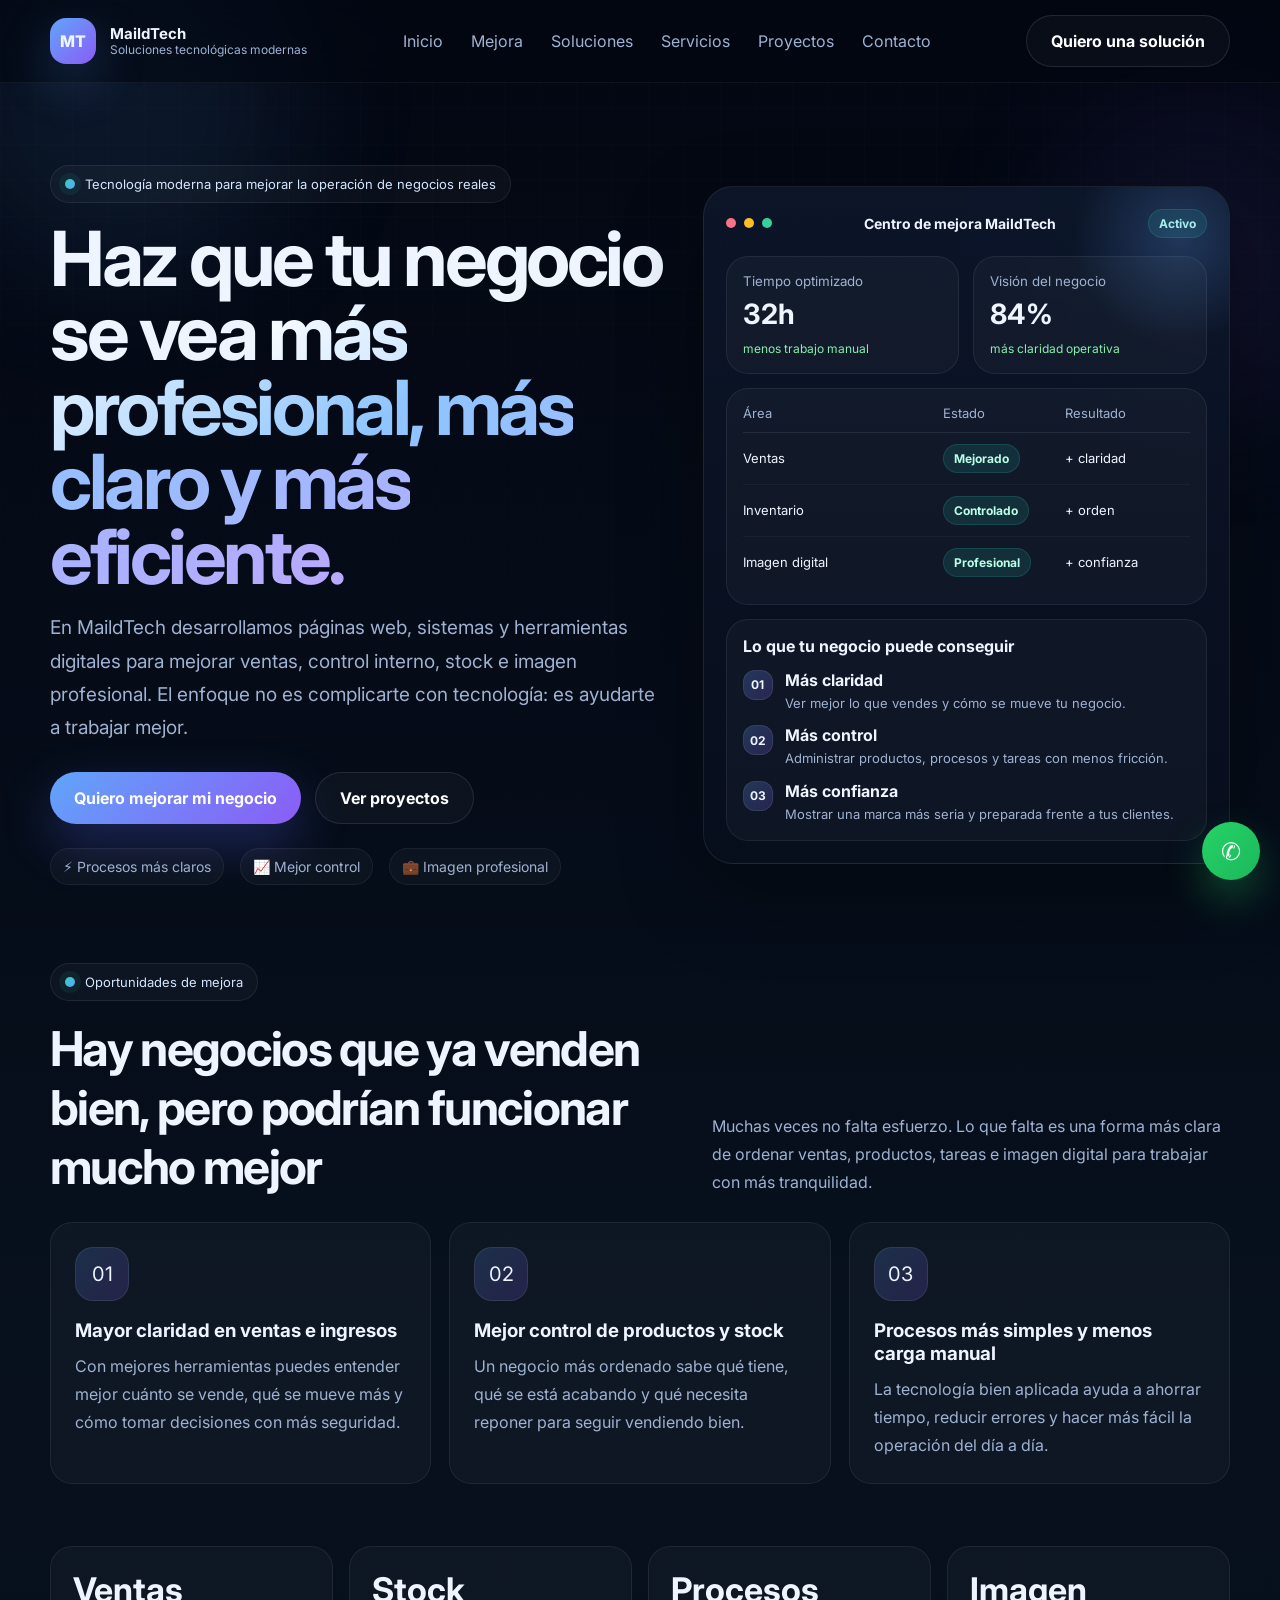
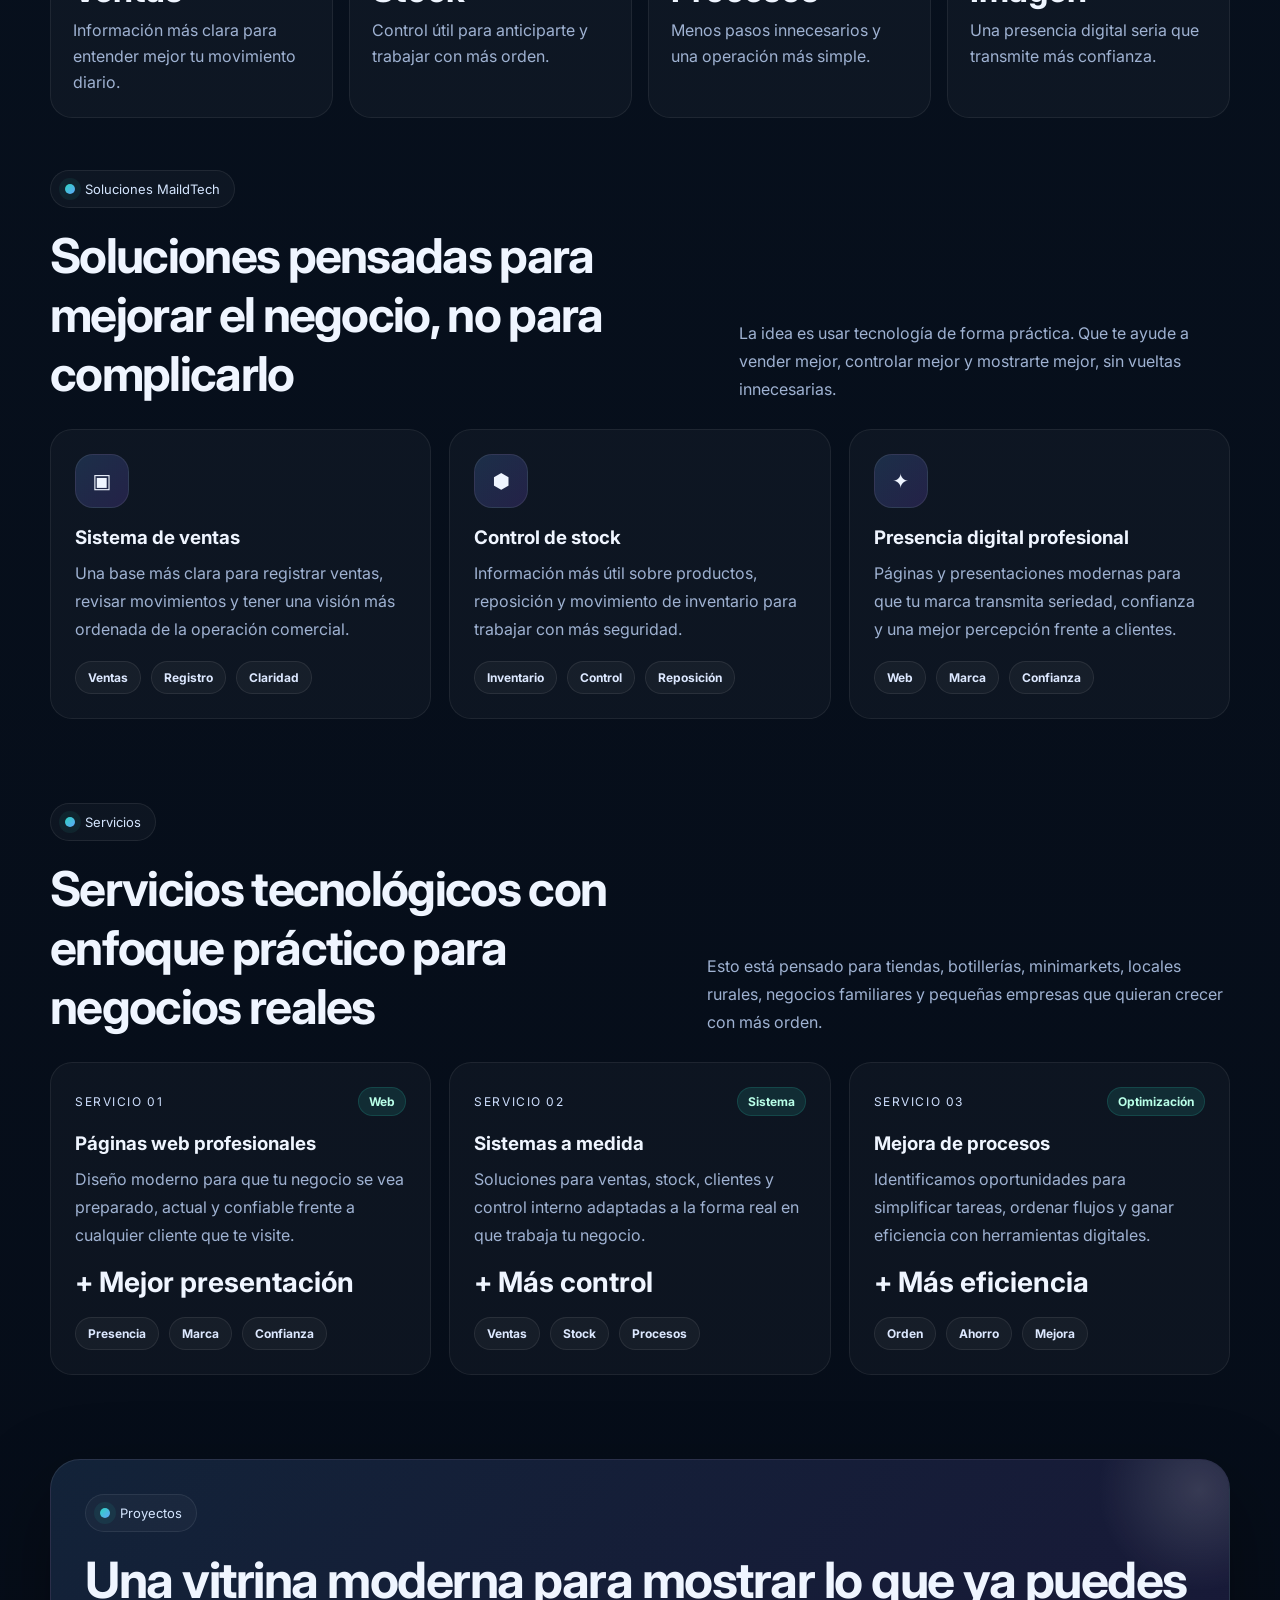
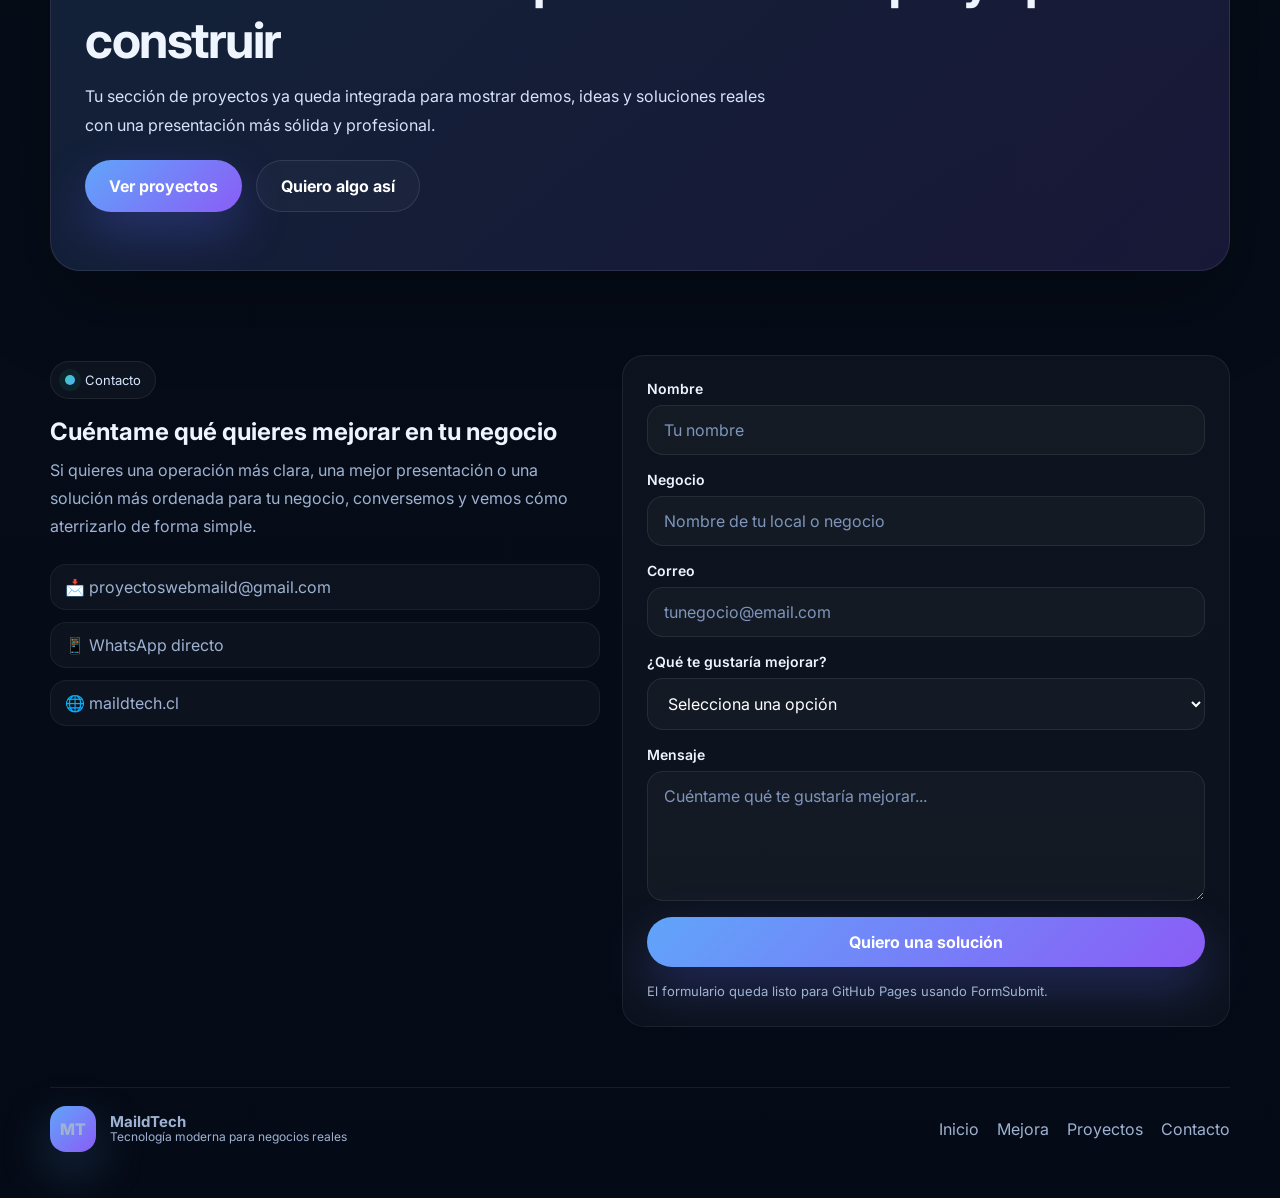
<file: index.html>
<!DOCTYPE html>
<html lang="es">
<head>
  <meta charset="UTF-8" />
  <meta name="viewport" content="width=device-width, initial-scale=1.0" />
  <title>MaildTech | Soluciones tecnológicas para negocios reales</title>
  <meta name="description" content="MaildTech crea páginas web, sistemas y soluciones digitales para mejorar ventas, control, stock e imagen profesional de negocios reales." />
  <meta property="og:title" content="MaildTech" />
  <meta property="og:description" content="Tecnología moderna para mejorar procesos, control e imagen de negocios reales." />
  <meta property="og:type" content="website" />
  <link rel="preconnect" href="https://fonts.googleapis.com">
  <link rel="preconnect" href="https://fonts.gstatic.com" crossorigin>
  <link href="https://fonts.googleapis.com/css2?family=Inter:wght@400;500;600;700;800;900&display=swap" rel="stylesheet">
  <link rel="stylesheet" href="styles.css" />
</head>
<body>
  <div class="bg-orb orb-1"></div>
  <div class="bg-orb orb-2"></div>
  <div class="bg-grid"></div>

  <header class="topbar">
    <div class="container nav">
      <a href="#inicio" class="brand">
        <span class="brand-mark">MT</span>
        <span class="brand-copy">
          <strong>MaildTech</strong>
          <small>Soluciones tecnológicas modernas</small>
        </span>
      </a>

      <button class="menu-toggle" aria-label="Abrir menu">☰</button>

      <nav class="nav-links">
        <a href="#inicio">Inicio</a>
        <a href="#mejora">Mejora</a>
        <a href="#soluciones">Soluciones</a>
        <a href="#servicios">Servicios</a>
        <a href="proyectos.html">Proyectos</a>
        <a href="#contacto">Contacto</a>
      </nav>

      <a class="btn btn-secondary nav-cta" href="#contacto">Quiero una solución</a>
    </div>
  </header>

  <main>
    <section class="hero" id="inicio">
      <div class="container hero-grid">
        <div class="hero-copy reveal">
          <div class="pill">
            <span class="pill-dot"></span>
            Tecnología moderna para mejorar la operación de negocios reales
          </div>

          <h1>
            Haz que tu negocio se vea
            <span class="gradient-text">más profesional, más claro y más eficiente.</span>
          </h1>

          <p class="lead">
            En MaildTech desarrollamos páginas web, sistemas y herramientas digitales para mejorar ventas, control interno, stock e imagen profesional. El enfoque no es complicarte con tecnología: es ayudarte a trabajar mejor.
          </p>

          <div class="hero-actions">
            <a class="btn" href="#contacto">Quiero mejorar mi negocio</a>
            <a class="btn btn-secondary" href="proyectos.html">Ver proyectos</a>
          </div>

          <div class="hero-points">
            <span>⚡ Procesos más claros</span>
            <span>📈 Mejor control</span>
            <span>💼 Imagen profesional</span>
          </div>
        </div>

        <div class="hero-visual reveal">
          <div class="dashboard-card floating">
            <div class="window-top">
              <div class="window-dots">
                <span></span><span></span><span></span>
              </div>
              <div class="window-title">Centro de mejora MaildTech</div>
              <div class="status-pill">Activo</div>
            </div>

            <div class="stats-grid">
              <div class="mini-stat">
                <small>Tiempo optimizado</small>
                <strong>32h</strong>
                <span>menos trabajo manual</span>
              </div>
              <div class="mini-stat">
                <small>Visión del negocio</small>
                <strong>84%</strong>
                <span>más claridad operativa</span>
              </div>
            </div>

            <div class="feature-table">
              <div class="feature-row head">
                <span>Área</span>
                <span>Estado</span>
                <span>Resultado</span>
              </div>
              <div class="feature-row">
                <span>Ventas</span>
                <span><b class="tag">Mejorado</b></span>
                <span>+ claridad</span>
              </div>
              <div class="feature-row">
                <span>Inventario</span>
                <span><b class="tag">Controlado</b></span>
                <span>+ orden</span>
              </div>
              <div class="feature-row">
                <span>Imagen digital</span>
                <span><b class="tag">Profesional</b></span>
                <span>+ confianza</span>
              </div>
            </div>

            <div class="timeline-box">
              <h3>Lo que tu negocio puede conseguir</h3>
              <div class="timeline-item">
                <span class="timeline-icon">01</span>
                <div>
                  <strong>Más claridad</strong>
                  <p>Ver mejor lo que vendes y cómo se mueve tu negocio.</p>
                </div>
              </div>
              <div class="timeline-item">
                <span class="timeline-icon">02</span>
                <div>
                  <strong>Más control</strong>
                  <p>Administrar productos, procesos y tareas con menos fricción.</p>
                </div>
              </div>
              <div class="timeline-item">
                <span class="timeline-icon">03</span>
                <div>
                  <strong>Más confianza</strong>
                  <p>Mostrar una marca más seria y preparada frente a tus clientes.</p>
                </div>
              </div>
            </div>
          </div>
        </div>
      </div>
    </section>

    <section class="section" id="mejora">
      <div class="container">
        <div class="section-head reveal">
          <div>
            <div class="pill">
              <span class="pill-dot"></span>
              Oportunidades de mejora
            </div>
            <h2>Hay negocios que ya venden bien, pero podrían funcionar mucho mejor</h2>
          </div>
          <p>Muchas veces no falta esfuerzo. Lo que falta es una forma más clara de ordenar ventas, productos, tareas e imagen digital para trabajar con más tranquilidad.</p>
        </div>

        <div class="cards-grid three">
          <article class="glass-card reveal">
            <div class="icon-box">01</div>
            <h3>Mayor claridad en ventas e ingresos</h3>
            <p>Con mejores herramientas puedes entender mejor cuánto se vende, qué se mueve más y cómo tomar decisiones con más seguridad.</p>
          </article>

          <article class="glass-card reveal">
            <div class="icon-box">02</div>
            <h3>Mejor control de productos y stock</h3>
            <p>Un negocio más ordenado sabe qué tiene, qué se está acabando y qué necesita reponer para seguir vendiendo bien.</p>
          </article>

          <article class="glass-card reveal">
            <div class="icon-box">03</div>
            <h3>Procesos más simples y menos carga manual</h3>
            <p>La tecnología bien aplicada ayuda a ahorrar tiempo, reducir errores y hacer más fácil la operación del día a día.</p>
          </article>
        </div>
      </div>
    </section>

    <section class="stats-strip">
      <div class="container stats-list reveal">
        <article class="stat-card">
          <strong>Ventas</strong>
          <p>Información más clara para entender mejor tu movimiento diario.</p>
        </article>
        <article class="stat-card">
          <strong>Stock</strong>
          <p>Control útil para anticiparte y trabajar con más orden.</p>
        </article>
        <article class="stat-card">
          <strong>Procesos</strong>
          <p>Menos pasos innecesarios y una operación más simple.</p>
        </article>
        <article class="stat-card">
          <strong>Imagen</strong>
          <p>Una presencia digital seria que transmite más confianza.</p>
        </article>
      </div>
    </section>

    <section class="section" id="soluciones">
      <div class="container">
        <div class="section-head reveal">
          <div>
            <div class="pill">
              <span class="pill-dot"></span>
              Soluciones MaildTech
            </div>
            <h2>Soluciones pensadas para mejorar el negocio, no para complicarlo</h2>
          </div>
          <p>La idea es usar tecnología de forma práctica. Que te ayude a vender mejor, controlar mejor y mostrarte mejor, sin vueltas innecesarias.</p>
        </div>

        <div class="cards-grid three">
          <article class="glass-card reveal">
            <div class="icon-box">▣</div>
            <h3>Sistema de ventas</h3>
            <p>Una base más clara para registrar ventas, revisar movimientos y tener una visión más ordenada de la operación comercial.</p>
            <div class="chips">
              <span>Ventas</span>
              <span>Registro</span>
              <span>Claridad</span>
            </div>
          </article>

          <article class="glass-card reveal">
            <div class="icon-box">⬢</div>
            <h3>Control de stock</h3>
            <p>Información más útil sobre productos, reposición y movimiento de inventario para trabajar con más seguridad.</p>
            <div class="chips">
              <span>Inventario</span>
              <span>Control</span>
              <span>Reposición</span>
            </div>
          </article>

          <article class="glass-card reveal">
            <div class="icon-box">✦</div>
            <h3>Presencia digital profesional</h3>
            <p>Páginas y presentaciones modernas para que tu marca transmita seriedad, confianza y una mejor percepción frente a clientes.</p>
            <div class="chips">
              <span>Web</span>
              <span>Marca</span>
              <span>Confianza</span>
            </div>
          </article>
        </div>
      </div>
    </section>

    <section class="section" id="servicios">
      <div class="container">
        <div class="section-head reveal">
          <div>
            <div class="pill">
              <span class="pill-dot"></span>
              Servicios
            </div>
            <h2>Servicios tecnológicos con enfoque práctico para negocios reales</h2>
          </div>
          <p>Esto está pensado para tiendas, botillerías, minimarkets, locales rurales, negocios familiares y pequeñas empresas que quieran crecer con más orden.</p>
        </div>

        <div class="cards-grid three">
          <article class="solution-card reveal">
            <div class="solution-top">
              <span class="kicker">Servicio 01</span>
              <span class="tag">Web</span>
            </div>
            <h3>Páginas web profesionales</h3>
            <p>Diseño moderno para que tu negocio se vea preparado, actual y confiable frente a cualquier cliente que te visite.</p>
            <strong class="metric">+ Mejor presentación</strong>
            <div class="chips">
              <span>Presencia</span>
              <span>Marca</span>
              <span>Confianza</span>
            </div>
          </article>

          <article class="solution-card reveal">
            <div class="solution-top">
              <span class="kicker">Servicio 02</span>
              <span class="tag">Sistema</span>
            </div>
            <h3>Sistemas a medida</h3>
            <p>Soluciones para ventas, stock, clientes y control interno adaptadas a la forma real en que trabaja tu negocio.</p>
            <strong class="metric">+ Más control</strong>
            <div class="chips">
              <span>Ventas</span>
              <span>Stock</span>
              <span>Procesos</span>
            </div>
          </article>

          <article class="solution-card reveal">
            <div class="solution-top">
              <span class="kicker">Servicio 03</span>
              <span class="tag">Optimización</span>
            </div>
            <h3>Mejora de procesos</h3>
            <p>Identificamos oportunidades para simplificar tareas, ordenar flujos y ganar eficiencia con herramientas digitales.</p>
            <strong class="metric">+ Más eficiencia</strong>
            <div class="chips">
              <span>Orden</span>
              <span>Ahorro</span>
              <span>Mejora</span>
            </div>
          </article>
        </div>
      </div>
    </section>

    <section class="section project-preview">
      <div class="container">
        <div class="preview-band reveal">
          <div>
            <div class="pill">
              <span class="pill-dot"></span>
              Proyectos
            </div>
            <h2>Una vitrina moderna para mostrar lo que ya puedes construir</h2>
            <p>Tu sección de proyectos ya queda integrada para mostrar demos, ideas y soluciones reales con una presentación más sólida y profesional.</p>
          </div>
          <div class="hero-actions">
            <a class="btn" href="proyectos.html">Ver proyectos</a>
            <a class="btn btn-secondary" href="#contacto">Quiero algo así</a>
          </div>
        </div>
      </div>
    </section>

    <section class="section" id="contacto">
      <div class="container contact-grid">
        <div class="contact-copy reveal">
          <div class="pill">
            <span class="pill-dot"></span>
            Contacto
          </div>
          <h2>Cuéntame qué quieres mejorar en tu negocio</h2>
          <p>Si quieres una operación más clara, una mejor presentación o una solución más ordenada para tu negocio, conversemos y vemos cómo aterrizarlo de forma simple.</p>

          <div class="contact-list">
            <a href="mailto:proyectoswebmaild@gmail.com">📩 proyectoswebmaild@gmail.com</a>
            <a href="https://wa.me/56999981328?text=Hola%20MaildTech,%20quiero%20mejorar%20mi%20negocio" target="_blank" rel="noopener">📱 WhatsApp directo</a>
            <span>🌐 maildtech.cl</span>
          </div>
        </div>

        <div class="contact-card reveal">
          <form id="contactForm" action="https://formsubmit.co/proyectoswebmaild@gmail.com" method="POST">
            <input type="hidden" name="_subject" value="Nuevo contacto desde MaildTech">
            <input type="hidden" name="_captcha" value="false">
            <input type="hidden" name="_template" value="table">

            <div class="field">
              <label for="nombre">Nombre</label>
              <input id="nombre" name="nombre" type="text" placeholder="Tu nombre" required>
            </div>

            <div class="field">
              <label for="negocio">Negocio</label>
              <input id="negocio" name="negocio" type="text" placeholder="Nombre de tu local o negocio">
            </div>

            <div class="field">
              <label for="email">Correo</label>
              <input id="email" name="email" type="email" placeholder="tunegocio@email.com" required>
            </div>

            <div class="field">
              <label for="objetivo">¿Qué te gustaría mejorar?</label>
              <select id="objetivo" name="objetivo" required>
                <option value="">Selecciona una opción</option>
                <option>Tener más control de ventas</option>
                <option>Mejorar el control de stock</option>
                <option>Tener una imagen más profesional</option>
                <option>Ordenar varios procesos</option>
              </select>
            </div>

            <div class="field">
              <label for="mensaje">Mensaje</label>
              <textarea id="mensaje" name="mensaje" rows="5" placeholder="Cuéntame qué te gustaría mejorar..." required></textarea>
            </div>

            <button type="submit" class="btn full">Quiero una solución</button>
            <p class="form-note">El formulario queda listo para GitHub Pages usando FormSubmit.</p>
          </form>
        </div>
      </div>
    </section>
  </main>

  <a class="whatsapp-float" href="https://wa.me/56999981328?text=Hola%20MaildTech,%20quiero%20mejorar%20mi%20negocio" target="_blank" rel="noopener" aria-label="WhatsApp">✆</a>

  <footer class="footer">
    <div class="container footer-wrap">
      <div class="brand">
        <span class="brand-mark">MT</span>
        <span class="brand-copy">
          <strong>MaildTech</strong>
          <small>Tecnología moderna para negocios reales</small>
        </span>
      </div>
      <div class="footer-links">
        <a href="#inicio">Inicio</a>
        <a href="#mejora">Mejora</a>
        <a href="proyectos.html">Proyectos</a>
        <a href="#contacto">Contacto</a>
      </div>
    </div>
  </footer>

  <script src="script.js"></script>
</body>
</html>
</file>
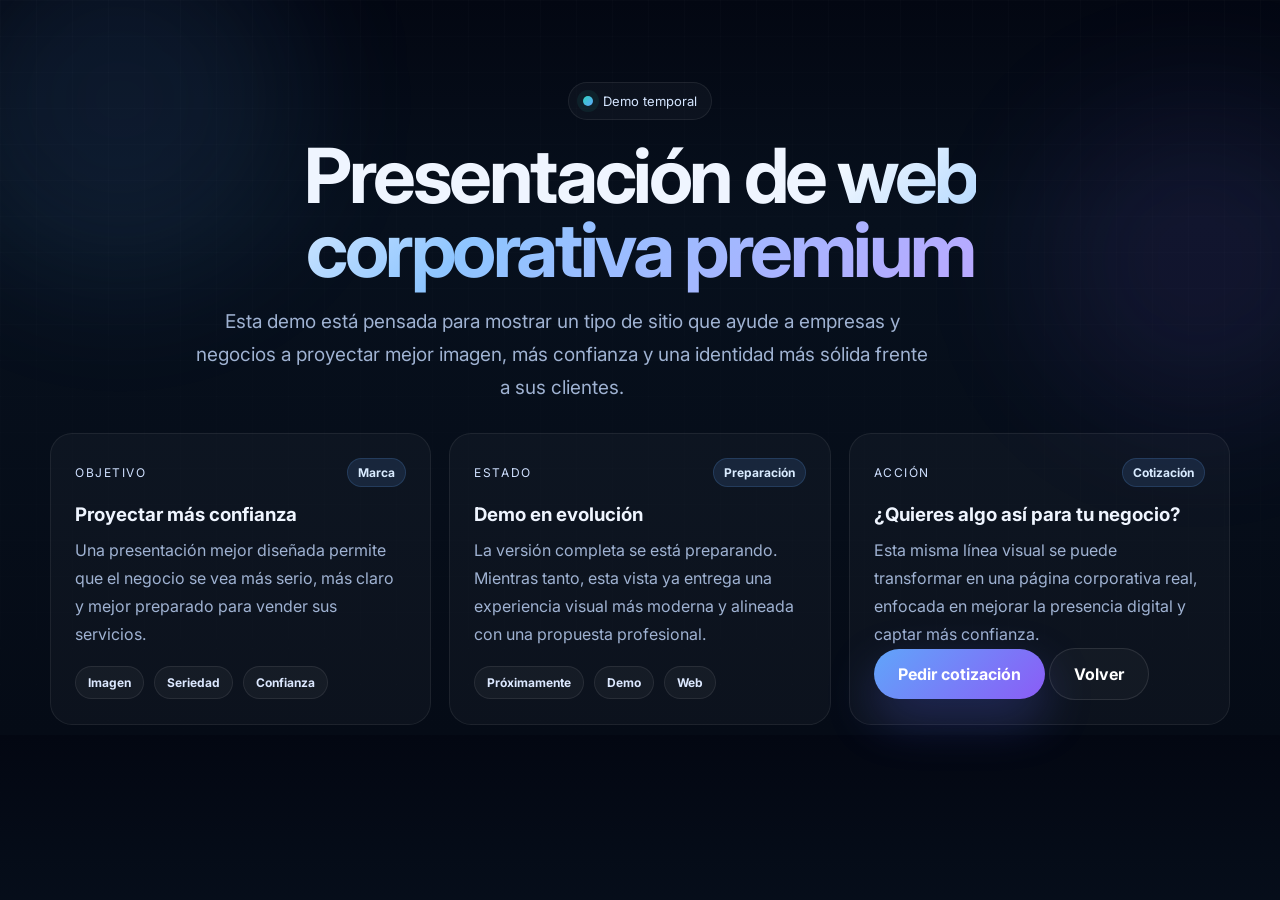
<file: demo-corporativa.html>
<!DOCTYPE html>
<html lang="es">
<head>
  <meta charset="UTF-8" />
  <meta name="viewport" content="width=device-width, initial-scale=1.0" />
  <title>Demo Corporativa | MaildTech</title>
  <meta name="description" content="Demo temporal de página corporativa premium desarrollada por MaildTech." />
  <link rel="preconnect" href="https://fonts.googleapis.com">
  <link rel="preconnect" href="https://fonts.gstatic.com" crossorigin>
  <link href="https://fonts.googleapis.com/css2?family=Inter:wght@400;500;600;700;800;900&display=swap" rel="stylesheet">
  <link rel="stylesheet" href="styles.css" />
</head>
<body>
  <div class="bg-orb orb-1"></div>
  <div class="bg-orb orb-2"></div>
  <div class="bg-grid"></div>

  <main>
    <section class="hero projects-hero">
      <div class="container">
        <div class="projects-intro reveal visible">
          <div class="pill">
            <span class="pill-dot"></span>
            Demo temporal
          </div>
          <h1>Presentación de <span class="gradient-text">web corporativa premium</span></h1>
          <p class="lead">Esta demo está pensada para mostrar un tipo de sitio que ayude a empresas y negocios a proyectar mejor imagen, más confianza y una identidad más sólida frente a sus clientes.</p>
        </div>

        <div class="cards-grid three">
          <article class="solution-card reveal visible demo-tone-card">
            <div class="solution-top">
              <span class="kicker">Objetivo</span>
              <span class="tag demo-tag">Marca</span>
            </div>
            <h3>Proyectar más confianza</h3>
            <p>Una presentación mejor diseñada permite que el negocio se vea más serio, más claro y mejor preparado para vender sus servicios.</p>
            <div class="chips">
              <span>Imagen</span>
              <span>Seriedad</span>
              <span>Confianza</span>
            </div>
          </article>

          <article class="solution-card reveal visible demo-tone-card">
            <div class="solution-top">
              <span class="kicker">Estado</span>
              <span class="tag demo-tag">Preparación</span>
            </div>
            <h3>Demo en evolución</h3>
            <p>La versión completa se está preparando. Mientras tanto, esta vista ya entrega una experiencia visual más moderna y alineada con una propuesta profesional.</p>
            <div class="chips">
              <span>Próximamente</span>
              <span>Demo</span>
              <span>Web</span>
            </div>
          </article>

          <article class="solution-card reveal visible demo-tone-card">
            <div class="solution-top">
              <span class="kicker">Acción</span>
              <span class="tag demo-tag">Cotización</span>
            </div>
            <h3>¿Quieres algo así para tu negocio?</h3>
            <p>Esta misma línea visual se puede transformar en una página corporativa real, enfocada en mejorar la presencia digital y captar más confianza.</p>
            <div class="project-buttons">
              <a class="btn" href="index.html#contacto">Pedir cotización</a>
              <a class="btn btn-secondary" href="proyectos.html">Volver</a>
            </div>
          </article>
        </div>
      </div>
    </section>
  </main>
</body>
</html>
</file>
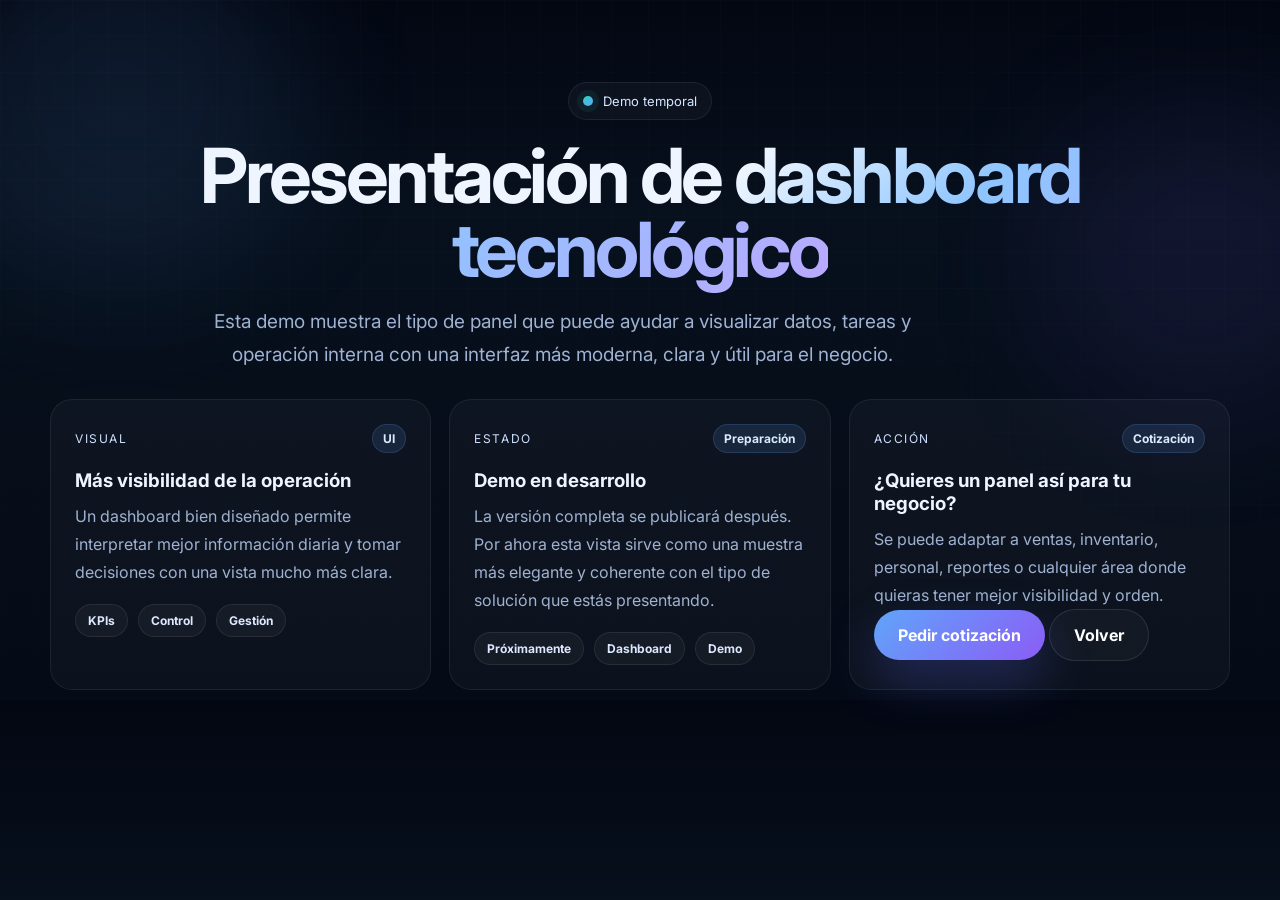
<file: demo-dashboard.html>
<!DOCTYPE html>
<html lang="es">
<head>
  <meta charset="UTF-8" />
  <meta name="viewport" content="width=device-width, initial-scale=1.0" />
  <title>Demo Dashboard | MaildTech</title>
  <meta name="description" content="Demo temporal de dashboard tecnológico desarrollado por MaildTech." />
  <link rel="preconnect" href="https://fonts.googleapis.com">
  <link rel="preconnect" href="https://fonts.gstatic.com" crossorigin>
  <link href="https://fonts.googleapis.com/css2?family=Inter:wght@400;500;600;700;800;900&display=swap" rel="stylesheet">
  <link rel="stylesheet" href="styles.css" />
</head>
<body>
  <div class="bg-orb orb-1"></div>
  <div class="bg-orb orb-2"></div>
  <div class="bg-grid"></div>

  <main>
    <section class="hero projects-hero">
      <div class="container">
        <div class="projects-intro reveal visible">
          <div class="pill">
            <span class="pill-dot"></span>
            Demo temporal
          </div>
          <h1>Presentación de <span class="gradient-text">dashboard tecnológico</span></h1>
          <p class="lead">Esta demo muestra el tipo de panel que puede ayudar a visualizar datos, tareas y operación interna con una interfaz más moderna, clara y útil para el negocio.</p>
        </div>

        <div class="cards-grid three">
          <article class="solution-card reveal visible demo-tone-card">
            <div class="solution-top">
              <span class="kicker">Visual</span>
              <span class="tag demo-tag">UI</span>
            </div>
            <h3>Más visibilidad de la operación</h3>
            <p>Un dashboard bien diseñado permite interpretar mejor información diaria y tomar decisiones con una vista mucho más clara.</p>
            <div class="chips">
              <span>KPIs</span>
              <span>Control</span>
              <span>Gestión</span>
            </div>
          </article>

          <article class="solution-card reveal visible demo-tone-card">
            <div class="solution-top">
              <span class="kicker">Estado</span>
              <span class="tag demo-tag">Preparación</span>
            </div>
            <h3>Demo en desarrollo</h3>
            <p>La versión completa se publicará después. Por ahora esta vista sirve como una muestra más elegante y coherente con el tipo de solución que estás presentando.</p>
            <div class="chips">
              <span>Próximamente</span>
              <span>Dashboard</span>
              <span>Demo</span>
            </div>
          </article>

          <article class="solution-card reveal visible demo-tone-card">
            <div class="solution-top">
              <span class="kicker">Acción</span>
              <span class="tag demo-tag">Cotización</span>
            </div>
            <h3>¿Quieres un panel así para tu negocio?</h3>
            <p>Se puede adaptar a ventas, inventario, personal, reportes o cualquier área donde quieras tener mejor visibilidad y orden.</p>
            <div class="project-buttons">
              <a class="btn" href="index.html#contacto">Pedir cotización</a>
              <a class="btn btn-secondary" href="proyectos.html">Volver</a>
            </div>
          </article>
        </div>
      </div>
    </section>
  </main>
</body>
</html>
</file>
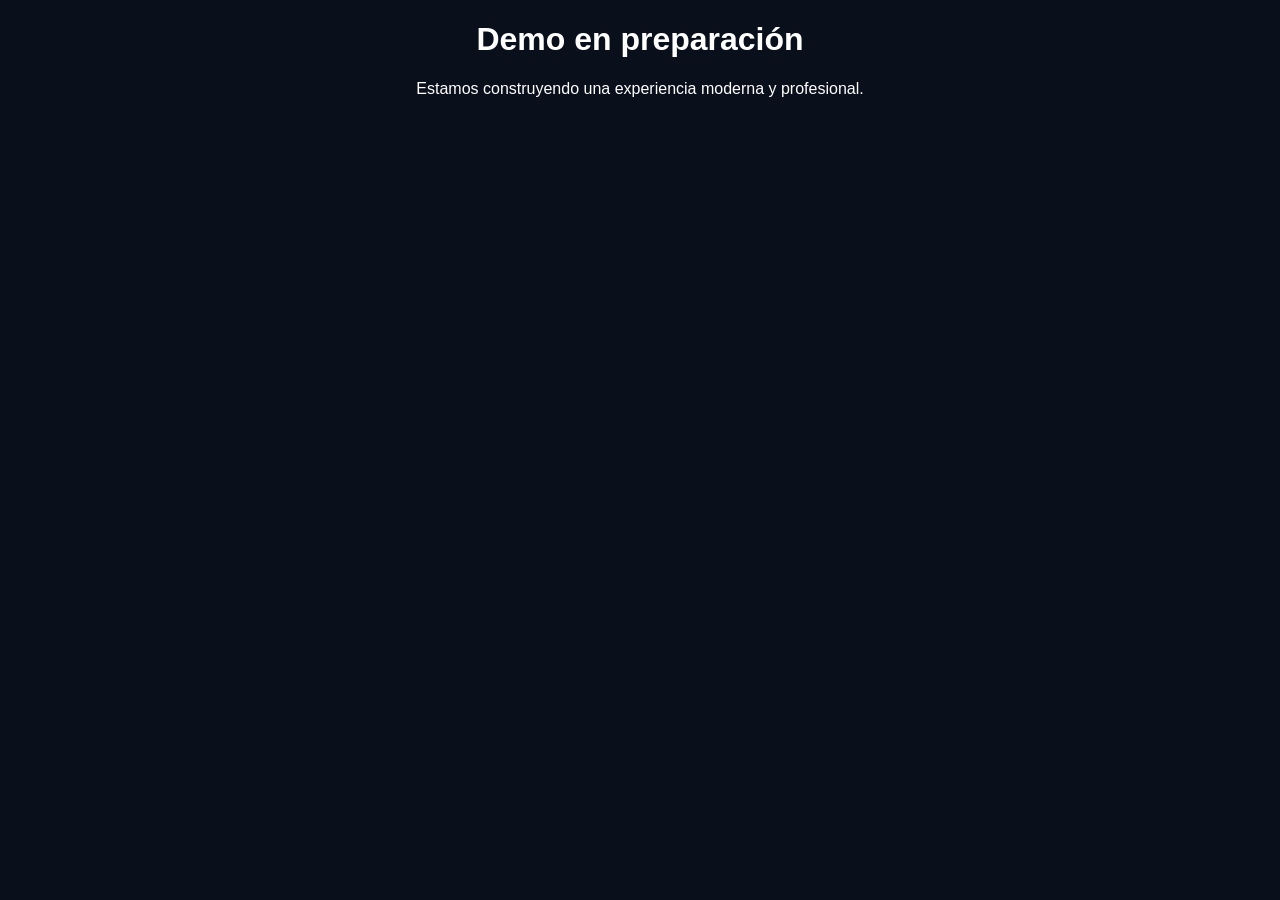
<file: demo.html>
<!DOCTYPE html>
<html>
<body style="background:#0a0f1c;color:white;text-align:center;font-family:sans-serif">
<h1>Demo en preparación</h1>
<p>Estamos construyendo una experiencia moderna y profesional.</p>
</body>
</html>
</file>
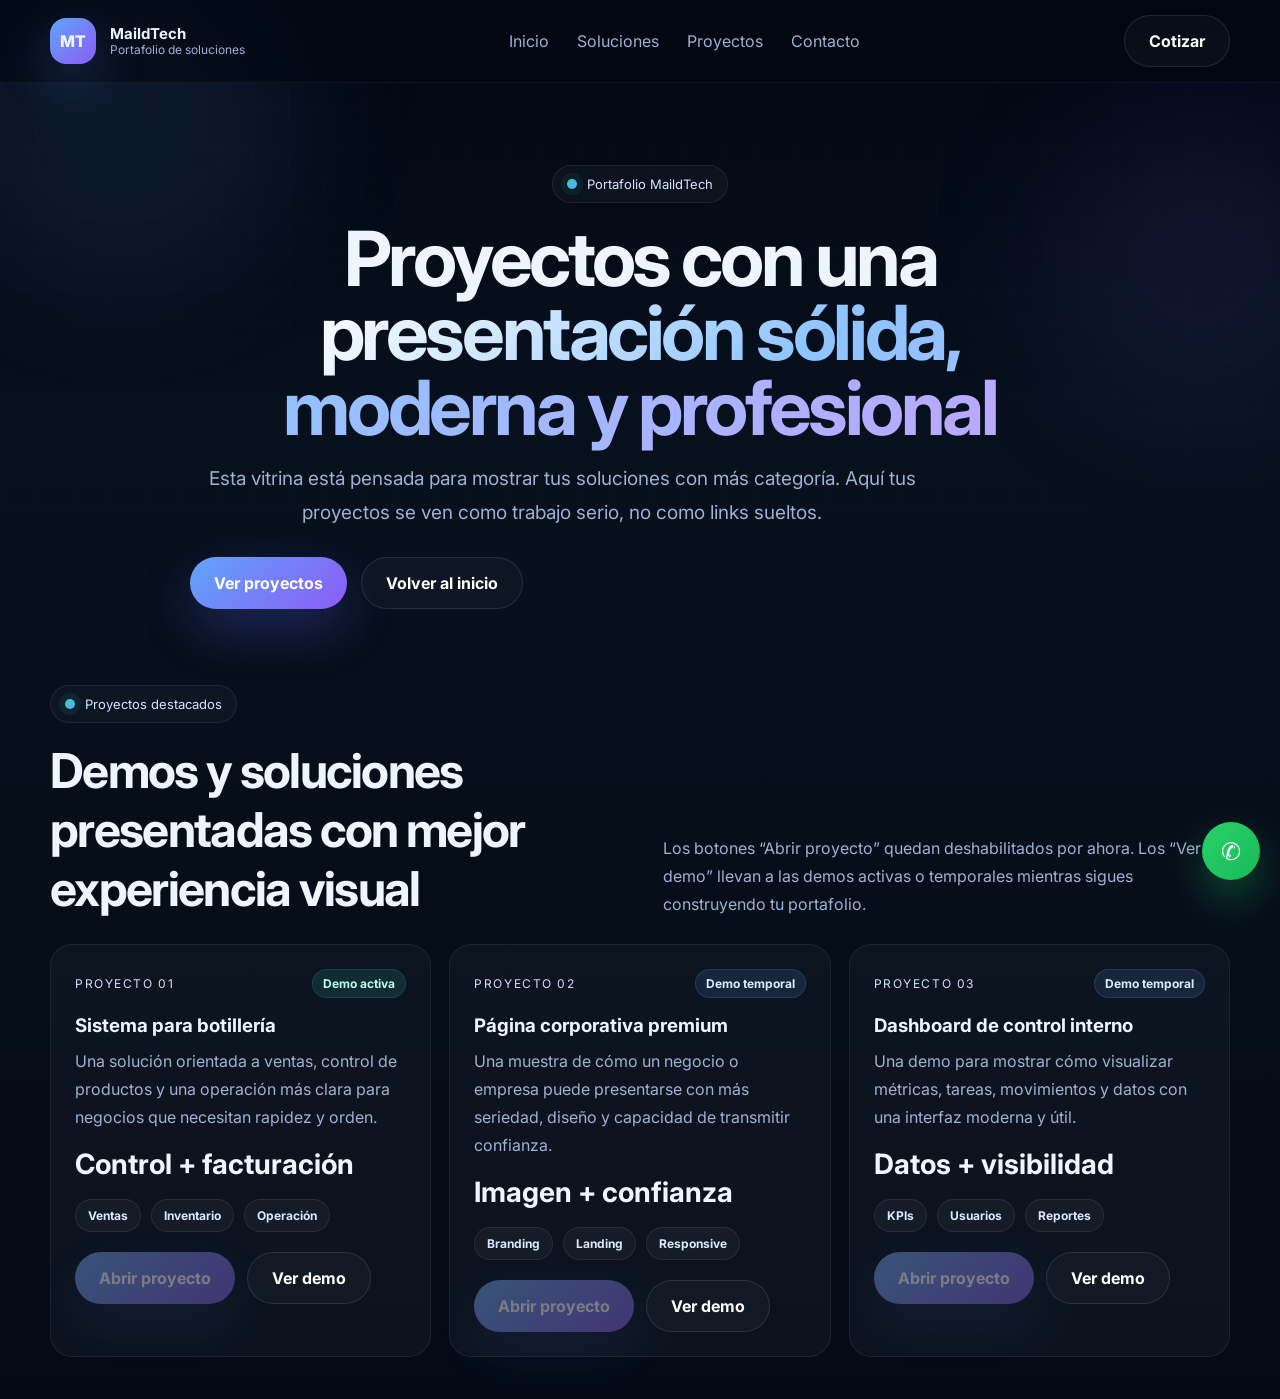
<file: proyectos.html>
<!DOCTYPE html>
<html lang="es">
<head>
  <meta charset="UTF-8" />
  <meta name="viewport" content="width=device-width, initial-scale=1.0" />
  <title>MaildTech | Proyectos</title>
  <meta name="description" content="Portafolio de proyectos y demos desarrollados por MaildTech." />
  <link rel="preconnect" href="https://fonts.googleapis.com">
  <link rel="preconnect" href="https://fonts.gstatic.com" crossorigin>
  <link href="https://fonts.googleapis.com/css2?family=Inter:wght@400;500;600;700;800;900&display=swap" rel="stylesheet">
  <link rel="stylesheet" href="styles.css" />
</head>
<body>
  <div class="bg-orb orb-1"></div>
  <div class="bg-orb orb-2"></div>
  <div class="bg-grid"></div>

  <header class="topbar">
    <div class="container nav">
      <a href="index.html" class="brand">
        <span class="brand-mark">MT</span>
        <span class="brand-copy">
          <strong>MaildTech</strong>
          <small>Portafolio de soluciones</small>
        </span>
      </a>

      <button class="menu-toggle" aria-label="Abrir menu">☰</button>

      <nav class="nav-links">
        <a href="index.html#inicio">Inicio</a>
        <a href="index.html#soluciones">Soluciones</a>
        <a href="proyectos.html">Proyectos</a>
        <a href="index.html#contacto">Contacto</a>
      </nav>

      <a class="btn btn-secondary nav-cta" href="index.html#contacto">Cotizar</a>
    </div>
  </header>

  <main>
    <section class="hero projects-hero">
      <div class="container">
        <div class="projects-intro reveal">
          <div class="pill">
            <span class="pill-dot"></span>
            Portafolio MaildTech
          </div>
          <h1>Proyectos con una <span class="gradient-text">presentación sólida, moderna y profesional</span></h1>
          <p class="lead">Esta vitrina está pensada para mostrar tus soluciones con más categoría. Aquí tus proyectos se ven como trabajo serio, no como links sueltos.</p>
          <div class="hero-actions">
            <a class="btn" href="#lista-proyectos">Ver proyectos</a>
            <a class="btn btn-secondary" href="index.html">Volver al inicio</a>
          </div>
        </div>
      </div>
    </section>

    <section class="section" id="lista-proyectos">
      <div class="container">
        <div class="section-head reveal">
          <div>
            <div class="pill">
              <span class="pill-dot"></span>
              Proyectos destacados
            </div>
            <h2>Demos y soluciones presentadas con mejor experiencia visual</h2>
          </div>
          <p>Los botones “Abrir proyecto” quedan deshabilitados por ahora. Los “Ver demo” llevan a las demos activas o temporales mientras sigues construyendo tu portafolio.</p>
        </div>

        <div class="cards-grid three">
          <article class="solution-card reveal project-showcase">
            <div class="solution-top">
              <span class="kicker">Proyecto 01</span>
              <span class="tag">Demo activa</span>
            </div>
            <h3>Sistema para botillería</h3>
            <p>Una solución orientada a ventas, control de productos y una operación más clara para negocios que necesitan rapidez y orden.</p>
            <strong class="metric">Control + facturación</strong>
            <div class="chips">
              <span>Ventas</span>
              <span>Inventario</span>
              <span>Operación</span>
            </div>
            <div class="project-buttons">
              <span class="btn btn-disabled" aria-disabled="true">Abrir proyecto</span>
              <a class="btn btn-secondary" href="https://proyectoswebmaid.github.io/botilleria/" target="_blank" rel="noopener">Ver demo</a>
            </div>
          </article>

          <article class="solution-card reveal project-showcase">
            <div class="solution-top">
              <span class="kicker">Proyecto 02</span>
              <span class="tag demo-tag">Demo temporal</span>
            </div>
            <h3>Página corporativa premium</h3>
            <p>Una muestra de cómo un negocio o empresa puede presentarse con más seriedad, diseño y capacidad de transmitir confianza.</p>
            <strong class="metric">Imagen + confianza</strong>
            <div class="chips">
              <span>Branding</span>
              <span>Landing</span>
              <span>Responsive</span>
            </div>
            <div class="project-buttons">
              <span class="btn btn-disabled" aria-disabled="true">Abrir proyecto</span>
              <a class="btn btn-secondary" href="demo-corporativa.html">Ver demo</a>
            </div>
          </article>

          <article class="solution-card reveal project-showcase">
            <div class="solution-top">
              <span class="kicker">Proyecto 03</span>
              <span class="tag demo-tag">Demo temporal</span>
            </div>
            <h3>Dashboard de control interno</h3>
            <p>Una demo para mostrar cómo visualizar métricas, tareas, movimientos y datos con una interfaz moderna y útil.</p>
            <strong class="metric">Datos + visibilidad</strong>
            <div class="chips">
              <span>KPIs</span>
              <span>Usuarios</span>
              <span>Reportes</span>
            </div>
            <div class="project-buttons">
              <span class="btn btn-disabled" aria-disabled="true">Abrir proyecto</span>
              <a class="btn btn-secondary" href="demo-dashboard.html">Ver demo</a>
            </div>
          </article>
        </div>
      </div>
    </section>
  </main>

  <a class="whatsapp-float" href="https://wa.me/56999981328?text=Hola%20MaildTech,%20quiero%20ver%20una%20solucion%20para%20mi%20negocio" target="_blank" rel="noopener" aria-label="WhatsApp">✆</a>

  <script src="script.js"></script>
</body>
</html>
</file>
<file: styles.css>
:root{
  --bg:#050b16;
  --text:#eff5ff;
  --muted:#9fb2d2;
  --primary:#60a5fa;
  --primary-2:#8b5cf6;
  --accent:#2dd4bf;
  --success:#86efac;
  --shadow:0 30px 80px rgba(0,0,0,.35);
  --max:1180px;
}
*{box-sizing:border-box}
html{scroll-behavior:smooth}
body{
  margin:0;
  color:var(--text);
  background:
    radial-gradient(circle at 12% 18%, rgba(96,165,250,.16), transparent 0 26%),
    radial-gradient(circle at 86% 12%, rgba(139,92,246,.14), transparent 0 24%),
    linear-gradient(180deg, #030712 0%, #07101d 30%, #050b16 100%);
  font-family:"Inter",system-ui,-apple-system,BlinkMacSystemFont,"Segoe UI",sans-serif;
  overflow-x:hidden;
}
a{color:inherit;text-decoration:none}
button,input,textarea,select{font:inherit}
.container{width:min(calc(100% - 32px), var(--max));margin:0 auto;position:relative;z-index:2}
.bg-grid{
  position:fixed; inset:0;
  background-image:linear-gradient(rgba(255,255,255,.03) 1px, transparent 1px), linear-gradient(90deg, rgba(255,255,255,.03) 1px, transparent 1px);
  background-size:36px 36px;
  mask-image:linear-gradient(to bottom, rgba(0,0,0,.45), rgba(0,0,0,.08));
  pointer-events:none; z-index:0;
}
.bg-orb{position:fixed;border-radius:50%;filter:blur(70px);pointer-events:none;opacity:.55;z-index:0}
.orb-1{width:360px;height:360px;background:rgba(96,165,250,.18);top:-80px;left:-60px}
.orb-2{width:320px;height:320px;background:rgba(139,92,246,.16);top:100px;right:-80px}
.topbar{
  position:sticky;top:0;z-index:50;
  backdrop-filter:blur(18px);
  background:rgba(3,8,18,.58);
  border-bottom:1px solid rgba(255,255,255,.05);
}
.nav{min-height:82px;display:flex;align-items:center;justify-content:space-between;gap:24px}
.brand{display:flex;align-items:center;gap:14px}
.brand-mark{
  width:46px;height:46px;border-radius:16px;display:grid;place-items:center;
  background:linear-gradient(135deg,var(--primary),var(--primary-2));
  box-shadow:0 18px 50px rgba(96,165,250,.25);
  font-weight:800;
}
.brand-copy{display:flex;flex-direction:column;line-height:1.1}
.brand-copy strong{font-size:15px}
.brand-copy small{font-size:12px;color:var(--muted)}
.nav-links{display:flex;align-items:center;gap:28px;color:var(--muted)}
.nav-links a{transition:.2s ease}
.nav-links a:hover{color:#fff}
.menu-toggle{display:none;background:none;border:none;color:#fff;font-size:26px}
.btn{
  display:inline-flex;align-items:center;justify-content:center;
  padding:15px 24px;border-radius:999px;border:none;cursor:pointer;
  font-weight:700;transition:transform .22s ease, box-shadow .22s ease, border-color .22s ease;
  background:linear-gradient(135deg,var(--primary),var(--primary-2));
  color:#fff;box-shadow:0 20px 50px rgba(93,109,255,.28);
}
.btn:hover{transform:translateY(-2px);box-shadow:0 16px 34px rgba(0,0,0,.28)}
.btn-secondary{background:rgba(255,255,255,.03);border:1px solid rgba(255,255,255,.1);box-shadow:none}
.btn.full{width:100%}
.btn-disabled{opacity:.45;cursor:not-allowed;pointer-events:none;filter:grayscale(.2)}
.hero{padding:82px 0 36px}
.projects-hero{padding-bottom:10px}
.hero-grid{display:grid;grid-template-columns:1.08fr .92fr;gap:34px;align-items:center}
.pill{
  display:inline-flex;align-items:center;gap:10px;padding:10px 14px;border-radius:999px;
  background:rgba(255,255,255,.03);border:1px solid rgba(255,255,255,.08);font-size:13px;color:#d5e6ff;margin-bottom:18px;
}
.pill-dot{
  width:10px;height:10px;border-radius:50%;
  background:linear-gradient(135deg,var(--accent),var(--primary));
  box-shadow:0 0 0 6px rgba(45,212,191,.08);
}
.hero h1,.projects-intro h1{
  margin:0 0 18px;font-size:clamp(42px,6vw,76px);line-height:.98;letter-spacing:-.045em;
}
.gradient-text{
  background:linear-gradient(135deg,#fff 0%, #8ec5ff 38%, #baa8ff 100%);
  -webkit-background-clip:text;background-clip:text;color:transparent;
}
.lead{margin:0 0 28px;max-width:62ch;color:var(--muted);line-height:1.75;font-size:clamp(17px,2vw,19px)}
.hero-actions{display:flex;gap:14px;flex-wrap:wrap;margin-bottom:24px}
.hero-points{display:flex;gap:16px;flex-wrap:wrap;color:var(--muted);font-size:14px}
.hero-points span{padding:9px 12px;border-radius:999px;background:rgba(255,255,255,.03);border:1px solid rgba(255,255,255,.06)}
.dashboard-card{
  border-radius:30px;background:linear-gradient(180deg, rgba(13,23,43,.9), rgba(7,14,28,.96));
  border:1px solid rgba(255,255,255,.08);box-shadow:var(--shadow);padding:22px;position:relative;overflow:hidden;
}
.dashboard-card::before{
  content:"";position:absolute;right:-60px;top:-60px;width:220px;height:220px;border-radius:50%;
  background:radial-gradient(circle, rgba(96,165,250,.24), transparent 68%);
}
.floating{animation:floatY 5.5s ease-in-out infinite}
@keyframes floatY{0%,100%{transform:translateY(0)}50%{transform:translateY(-10px)}}
.window-top{display:flex;align-items:center;justify-content:space-between;gap:12px;margin-bottom:18px}
.window-dots{display:flex;gap:8px}
.window-dots span{width:10px;height:10px;border-radius:50%}
.window-dots span:nth-child(1){background:#fb7185}
.window-dots span:nth-child(2){background:#fbbf24}
.window-dots span:nth-child(3){background:#34d399}
.window-title{font-size:14px;font-weight:700}
.status-pill,.tag{
  display:inline-flex;align-items:center;justify-content:center;
  padding:6px 10px;border-radius:999px;border:1px solid rgba(45,212,191,.16);
  background:rgba(45,212,191,.12);color:#b9ffe8;font-size:12px;font-weight:700;
}
.demo-tag{border-color:rgba(96,165,250,.18);background:rgba(96,165,250,.12);color:#d9ebff}
.stats-grid{display:grid;grid-template-columns:1fr 1fr;gap:14px;margin-bottom:14px}
.mini-stat,.timeline-box,.feature-table,.stat-card,.glass-card,.solution-card,.contact-card,.preview-band,.demo-tone-card{
  background:rgba(255,255,255,.03);border:1px solid rgba(255,255,255,.07);border-radius:22px;
}
.mini-stat{padding:16px}
.mini-stat small{display:block;color:var(--muted);margin-bottom:8px}
.mini-stat strong{display:block;font-size:28px;margin-bottom:6px}
.mini-stat span{font-size:12px;color:var(--success)}
.feature-table{padding:16px;margin-bottom:14px}
.feature-row{
  display:grid;grid-template-columns:1.2fr .7fr .8fr;gap:12px;align-items:center;
  padding:11px 0;border-bottom:1px solid rgba(255,255,255,.04);font-size:13px;
}
.feature-row:last-child{border-bottom:none}
.feature-row.head{padding-top:0;color:var(--muted);border-bottom:1px solid rgba(255,255,255,.08)}
.timeline-box{padding:16px}
.timeline-box h3{margin:0 0 14px;font-size:16px}
.timeline-item{display:grid;grid-template-columns:30px 1fr;gap:12px;align-items:flex-start;margin-bottom:12px}
.timeline-item:last-child{margin-bottom:0}
.timeline-icon{
  width:30px;height:30px;border-radius:12px;display:grid;place-items:center;
  background:linear-gradient(135deg, rgba(96,165,250,.24), rgba(139,92,246,.22));
  border:1px solid rgba(255,255,255,.08);font-size:12px;font-weight:700;
}
.timeline-item p{margin:4px 0 0;color:var(--muted);font-size:13px;line-height:1.5}
.section{padding:42px 0}
.stats-strip{padding:20px 0 10px}
.stats-list{display:grid;grid-template-columns:repeat(4,1fr);gap:16px}
.stat-card{padding:22px}
.stat-card strong{display:block;font-size:34px;margin-bottom:8px}
.stat-card p{margin:0;color:var(--muted);line-height:1.6}
.section-head{display:flex;justify-content:space-between;align-items:end;gap:20px;margin-bottom:26px}
.section-head h2{margin:0;font-size:clamp(30px,4vw,48px);letter-spacing:-.035em}
.section-head p{margin:0;max-width:62ch;color:var(--muted);line-height:1.75}
.cards-grid{display:grid;gap:18px}
.cards-grid.three{grid-template-columns:repeat(3,1fr)}
.glass-card,.solution-card{padding:24px;transition:transform .22s ease,border-color .22s ease,background .22s ease}
.glass-card:hover,.solution-card:hover,.contact-card:hover,.preview-band:hover,.demo-tone-card:hover{
  transform:translateY(-4px);border-color:rgba(96,165,250,.32);background:rgba(255,255,255,.05);
}
.icon-box{
  width:54px;height:54px;border-radius:18px;display:grid;place-items:center;
  background:linear-gradient(135deg, rgba(96,165,250,.18), rgba(139,92,246,.18));
  border:1px solid rgba(255,255,255,.08);font-size:20px;margin-bottom:18px;
}
.glass-card h3,.solution-card h3,.contact-copy h2,.preview-band h2{margin:0 0 10px}
.glass-card p,.solution-card p,.contact-copy p,.preview-band p{margin:0;color:var(--muted);line-height:1.75}
.chips{display:flex;flex-wrap:wrap;gap:10px;margin-top:18px}
.chips span{
  font-size:12px;font-weight:700;padding:8px 12px;border-radius:999px;
  background:rgba(255,255,255,.04);border:1px solid rgba(255,255,255,.08);color:#dce8ff;
}
.solution-top{display:flex;justify-content:space-between;align-items:center;gap:12px;margin-bottom:16px}
.kicker{font-size:12px;letter-spacing:.13em;text-transform:uppercase;color:#cfe0ff}
.metric{display:block;font-size:28px;margin:16px 0 6px}
.preview-band{
  border-radius:30px;padding:34px;background:linear-gradient(135deg, rgba(96,165,250,.14), rgba(139,92,246,.14));
  border:1px solid rgba(255,255,255,.09);box-shadow:var(--shadow);position:relative;overflow:hidden;
}
.preview-band::after{
  content:"";position:absolute;right:-80px;top:-80px;width:220px;height:220px;border-radius:50%;
  background:radial-gradient(circle, rgba(255,255,255,.14), transparent 65%);
}
.preview-band h2{margin:0 0 12px;font-size:clamp(30px,4vw,50px);letter-spacing:-.03em}
.preview-band p{margin:0 0 20px;max-width:68ch;color:#d7e3fb;line-height:1.8}
.contact-grid{display:grid;grid-template-columns:.95fr 1.05fr;gap:22px;align-items:start}
.contact-copy{padding-top:6px}
.contact-list{display:grid;gap:12px;margin-top:24px}
.contact-list a,.contact-list span{
  color:var(--muted);padding:12px 14px;border-radius:16px;background:rgba(255,255,255,.03);border:1px solid rgba(255,255,255,.06);
}
.contact-card{padding:24px}
.field{display:grid;gap:8px;margin-bottom:16px}
.field label{font-size:14px;font-weight:600}
.field input,.field textarea,.field select{
  width:100%;background:rgba(255,255,255,.03);border:1px solid rgba(255,255,255,.08);color:#fff;border-radius:16px;padding:14px 16px;outline:none;
  transition:border-color .2s ease, box-shadow .2s ease;
}
.field input::placeholder,.field textarea::placeholder{color:#7f95bb}
.field input:focus,.field textarea:focus,.field select:focus{border-color:rgba(96,165,250,.48);box-shadow:0 0 0 4px rgba(96,165,250,.12)}
.form-note{margin:14px 0 0;color:var(--muted);font-size:13px;line-height:1.6}
.projects-intro{text-align:center;max-width:900px;margin:0 auto}
.project-showcase .project-buttons{display:flex;gap:12px;flex-wrap:wrap;margin-top:20px}
.whatsapp-float{
  position:fixed;right:20px;bottom:20px;z-index:40;width:58px;height:58px;border-radius:50%;display:grid;place-items:center;
  background:linear-gradient(135deg,#25d366,#1cb85c);color:#fff;font-size:24px;font-weight:800;box-shadow:0 18px 40px rgba(37,211,102,.3);transition:transform .2s ease;
}
.whatsapp-float:hover{transform:translateY(-3px)}
.footer{padding:18px 0 46px;color:var(--muted)}
.footer-wrap{display:flex;justify-content:space-between;gap:20px;align-items:center;padding-top:18px;border-top:1px solid rgba(255,255,255,.08)}
.footer-links{display:flex;gap:18px;flex-wrap:wrap}
.reveal{opacity:0;transform:translateY(22px);transition:opacity .7s ease,transform .7s ease}
.reveal.visible{opacity:1;transform:translateY(0)}
@media (max-width:1100px){
  .hero-grid,.contact-grid{grid-template-columns:1fr}
  .cards-grid.three,.stats-list{grid-template-columns:1fr 1fr}
  .section-head{flex-direction:column;align-items:flex-start}
}
@media (max-width:760px){
  .nav{flex-wrap:wrap;padding:14px 0}
  .menu-toggle{display:block}
  .nav-links{display:none;width:100%;flex-direction:column;align-items:flex-start;gap:14px;padding:12px 0 4px}
  .nav-links.open{display:flex}
  .nav-cta{display:none}
  .hero{padding-top:52px}
  .stats-grid,.stats-list,.cards-grid.three{grid-template-columns:1fr}
  .feature-row{grid-template-columns:1fr .75fr .75fr}
  .footer-wrap{flex-direction:column;align-items:flex-start}
  .hero-actions,.project-showcase .project-buttons{flex-direction:column;align-items:stretch}
}
</file>
